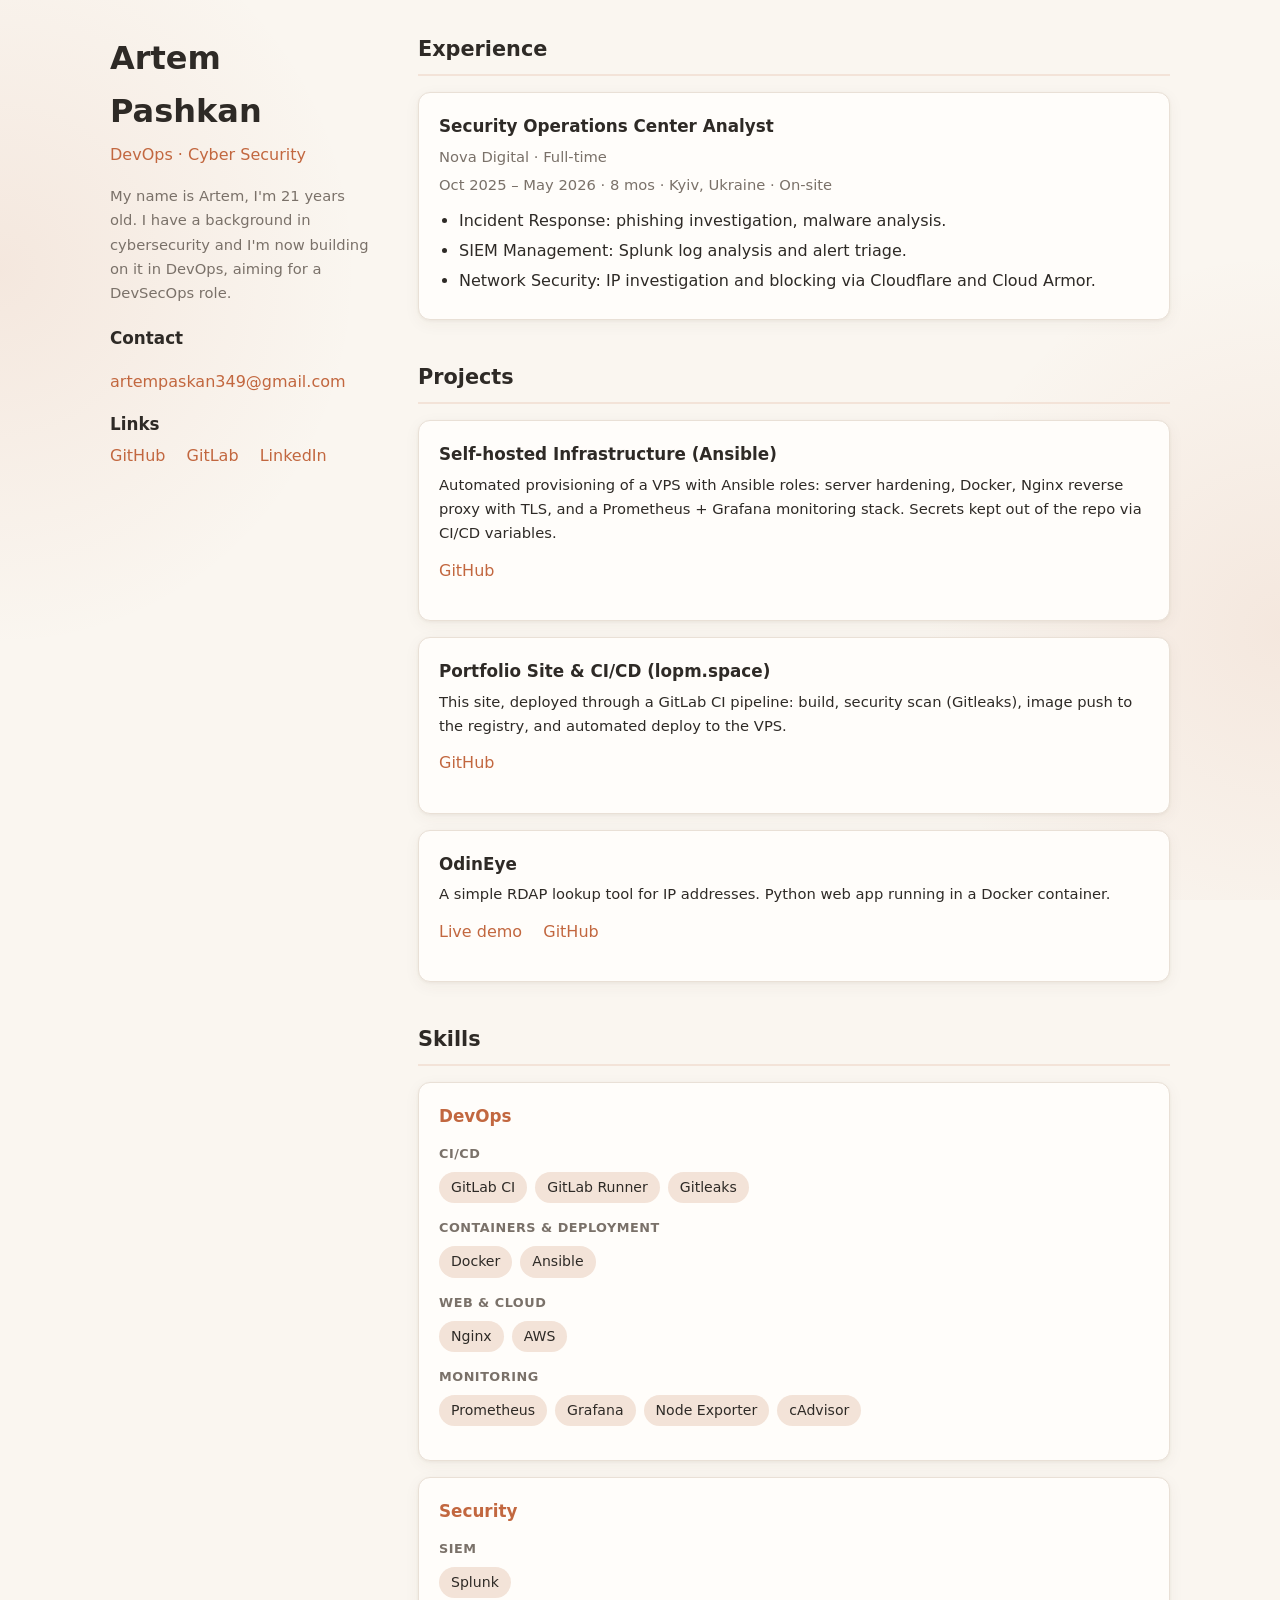
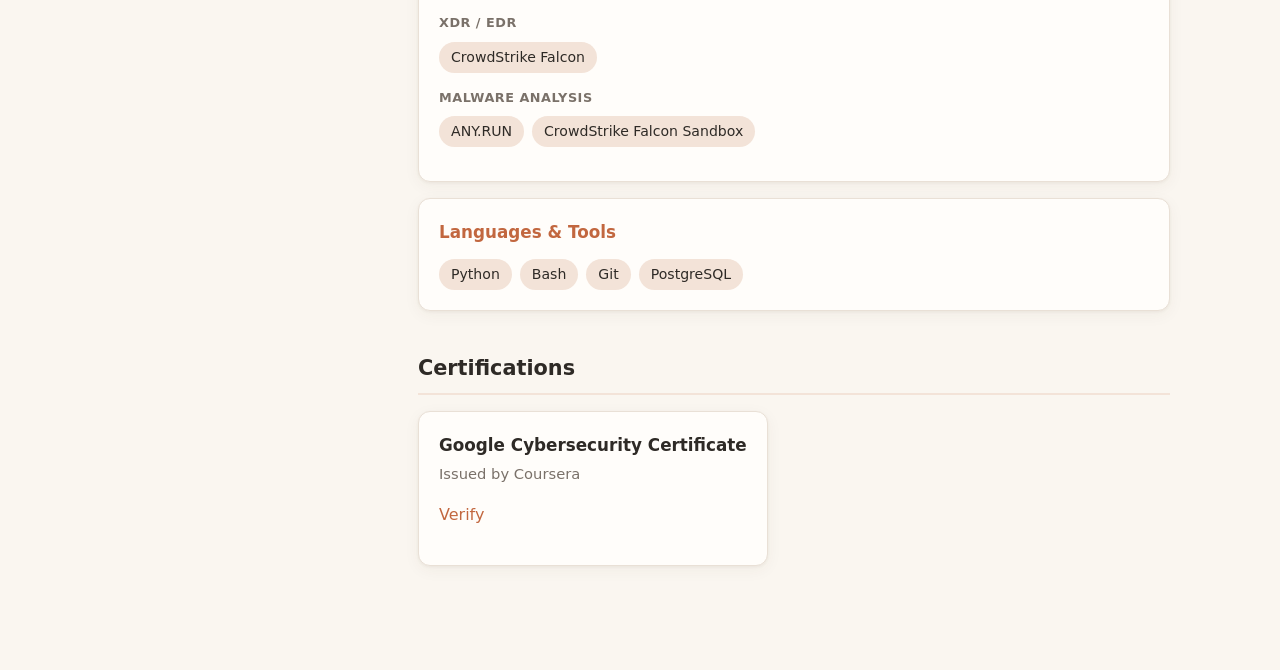
<file: static/index.html>
<!doctype html>
<html lang="uk">

<head>
  <meta charset="utf-8">
  <meta name="viewport" content="width=device-width, initial-scale=1">
  <title>Artem Pashkan — DevOps & Security</title>
  <link rel="stylesheet" href="style.css">
</head>

<body>
  <header>
    <h1>Artem Pashkan</h1>
    <p class="role">DevOps · Cyber Security</p>

    <p class="about">My name is Artem, I'm 21 years old. I have a background in cybersecurity and I'm now building on it in DevOps, aiming for a DevSecOps role.</p>

    <h3>Contact</h3>
    <p><a href="mailto:artempaskan349@gmail.com">artempaskan349@gmail.com</a></p>

    <h3>Links</h3>
    <nav>
      <a href="https://github.com/LOPMaD">GitHub</a>
      <a href="https://gitlab.com/LOPMaD">GitLab</a>
      <a href="https://www.linkedin.com/in/artem-pashkan-178746357/">LinkedIn</a>
    </nav>
  </header>

  <main>

    <section>
      <h2>Experience</h2>
    
      <article class="job">
        <h3>Security Operations Center Analyst</h3>
        <p class="job-meta">Nova Digital · Full-time</p>
        <p class="job-meta">Oct 2025 – May 2026 · 8 mos · Kyiv, Ukraine · On-site</p>
        <ul>
          <li>Incident Response: phishing investigation, malware analysis.</li>
          <li>SIEM Management: Splunk log analysis and alert triage.</li>
          <li>Network Security: IP investigation and blocking via Cloudflare and Cloud Armor.</li>
        </ul>
      </article>
    </section>

    <section>
      <h2>Projects</h2>

      <article class="project">
        <h3>Self-hosted Infrastructure (Ansible)</h3>
        <p class="project-desc">Automated provisioning of a VPS with Ansible roles: server hardening, Docker, Nginx reverse proxy with TLS, and a Prometheus + Grafana monitoring stack. Secrets kept out of the repo via CI/CD variables.</p>
        <p class="project-links">
          <a href="https://github.com/LOPMaD/infra-lopm-portfolio">GitHub</a>
        </p>
      </article>

      <article class="project">
        <h3>Portfolio Site & CI/CD (lopm.space)</h3>
        <p class="project-desc">This site, deployed through a GitLab CI pipeline: build, security scan (Gitleaks), image push to the registry, and automated deploy to the VPS.</p>
        <p class="project-links">
          <a href="https://github.com/LOPMaD/lopm-portfolio">GitHub</a>
        </p>
      </article>

      <article class="project">
        <h3>OdinEye</h3>
        <p class="project-desc">A simple RDAP lookup tool for IP addresses. Python web app running in a Docker container.</p>
        <p class="project-links">
          <a href="https://containers.lopm.space">Live demo</a>
          <a href="https://github.com/LOPMaD/OdinEye">GitHub</a>
        </p>
      </article>
    </section>

    <section>
      <h2>Skills</h2>
    
      <div class="skills-domain">
        <h3>DevOps</h3>
    
        <div class="skills-group">
          <h4>CI/CD</h4>
          <ul>
            <li>GitLab CI</li>
            <li>GitLab Runner</li>
            <li>Gitleaks</li>
          </ul>
        </div>
    
        <div class="skills-group">
          <h4>Containers & Deployment</h4>
          <ul>
            <li>Docker</li>
            <li>Ansible</li>
          </ul>
        </div>
    
        <div class="skills-group">
          <h4>Web & Cloud</h4>
          <ul>
            <li>Nginx</li>
            <li>AWS</li>
          </ul>
        </div>
    
        <div class="skills-group">
          <h4>Monitoring</h4>
          <ul>
            <li>Prometheus</li>
            <li>Grafana</li>
            <li>Node Exporter</li>
            <li>cAdvisor</li>
          </ul>
        </div>
      </div>
    
      <div class="skills-domain">
        <h3>Security</h3>
    
        <div class="skills-group">
          <h4>SIEM</h4>
          <ul>
            <li>Splunk</li>
          </ul>
        </div>
    
        <div class="skills-group">
          <h4>XDR / EDR</h4>
          <ul>
            <li>CrowdStrike Falcon</li>
          </ul>
        </div>
    
        <div class="skills-group">
          <h4>Malware Analysis</h4>
          <ul>
            <li>ANY.RUN</li>
            <li>CrowdStrike Falcon Sandbox</li>
          </ul>
        </div>
      </div>
    
      <div class="skills-domain">
        <h3>Languages & Tools</h3>
        <ul>
          <li>Python</li>
          <li>Bash</li>
          <li>Git</li>
          <li>PostgreSQL</li>
        </ul>
      </div>
    </section>

    <section>
      <h2>Certifications</h2>
      <div class="cert">
        <h3>Google Cybersecurity Certificate</h3>
        <p class="cert-issuer">Issued by Coursera</p>
        <p><a href="https://www.credly.com/badges/437588e7-4c17-485f-af00-338b1a942732">Verify</a></p>
      </div>
    </section>
  </main>
</body>

</html>
</file>
<file: static/style.css>
:root {
  --bg: #faf6f0;
  --surface: #fffdfa;
  --text: #2e2a26;
  --muted: #7a7169;
  --border: #e9e0d6;
  --accent: #c2673f;
  --accent-soft: #f3e3d8;
  --glow: rgba(194, 103, 63, 0.10);
  --radius: 12px;
  --shadow: 0 1px 3px rgba(80, 60, 40, 0.06), 0 4px 16px rgba(80, 60, 40, 0.05);
}

* { box-sizing: border-box; }

html {
  background: var(--bg);
  /* soft warm glow on the sides */
  background-image:
    radial-gradient(40vw 60vh at 0% 30%, var(--glow), transparent 70%),
    radial-gradient(40vw 60vh at 100% 70%, var(--glow), transparent 70%);
  background-attachment: fixed;
}

body {
  margin: 0 auto;
  background: transparent;
  color: var(--text);
  font-family: system-ui, -apple-system, "Segoe UI", sans-serif;
  line-height: 1.65;
  max-width: 1100px;
  padding: 32px 20px 64px;
}

/* Two-column layout on wide screens */
@media (min-width: 860px) {
  body {
    display: grid;
    grid-template-columns: 260px 1fr;
    gap: 48px;
    align-items: start;
  }
  header {
    position: sticky;
    top: 32px;
  }
}

/* Header */
header { margin-bottom: 40px; }
h1 { margin: 0; font-size: 2rem; }
.role { margin: 4px 0 16px; color: var(--accent); font-weight: 500; }
.about { font-size: 0.92rem; color: var(--muted); margin: 0 0 20px; }

nav h3 {
  margin: 16px 0 4px;
  font-size: 0.8rem;
  text-transform: uppercase;
  letter-spacing: 0.05em;
  color: var(--muted);
}
nav p { margin: 0; }
nav a { margin-right: 16px; }

/* Links */
a { color: var(--accent); text-decoration: none; }
a:hover { text-decoration: underline; }

/* Sections */
section { margin-bottom: 40px; }
h2 {
  font-size: 1.3rem;
  margin: 0 0 16px;
  padding-bottom: 8px;
  border-bottom: 2px solid var(--accent-soft);
}
h3 { font-size: 1.05rem; margin: 0 0 4px; }

/* Cards */
.job, .project {
  background: var(--surface);
  border: 1px solid var(--border);
  border-radius: var(--radius);
  padding: 20px;
  margin-bottom: 16px;
  box-shadow: var(--shadow);
}
.job-meta, .project-desc { margin: 4px 0; color: var(--muted); font-size: 0.92rem; }
.project-desc { color: var(--text); }
.job ul { margin: 10px 0 0; padding-left: 20px; }
.job li { margin: 4px 0; }
.project-links { margin-top: 12px; }
.project-links a { margin-right: 16px; font-weight: 500; }

/* Skills */
.skills-domain {
  background: var(--surface);
  border: 1px solid var(--border);
  border-radius: var(--radius);
  padding: 20px;
  margin-bottom: 16px;
  box-shadow: var(--shadow);
}
.skills-domain > h3 { color: var(--accent); margin-bottom: 12px; }
.skills-group { margin-bottom: 14px; }
.skills-group h4 {
  margin: 0 0 8px;
  font-size: 0.8rem;
  text-transform: uppercase;
  letter-spacing: 0.04em;
  color: var(--muted);
}
.skills-group ul, .skills-domain > ul {
  list-style: none;
  margin: 0;
  padding: 0;
  display: flex;
  flex-wrap: wrap;
  gap: 8px;
}
.skills-group li, .skills-domain > ul li {
  background: var(--accent-soft);
  color: var(--text);
  padding: 4px 12px;
  border-radius: 999px;
  font-size: 0.88rem;
}

@media (prefers-color-scheme: dark) {
  :root {
    --bg: #211d1a;
    --surface: #2a2522;
    --text: #ece5dd;
    --muted: #a99f95;
    --border: #3a332e;
    --accent: #e08c5f;
    --accent-soft: #3a2e26;
    --glow: rgba(224, 140, 95, 0.10);
  }
}

/* Certificate card */
.cert {
  background: var(--surface);
  border: 1px solid var(--border);
  border-radius: var(--radius);
  padding: 20px;
  box-shadow: var(--shadow);
  display: inline-block;
}
.cert h3 { margin: 0 0 2px; }
.cert .cert-issuer { margin: 0; color: var(--muted); font-size: 0.92rem; }
.cert a { font-weight: 500; }
</file>
